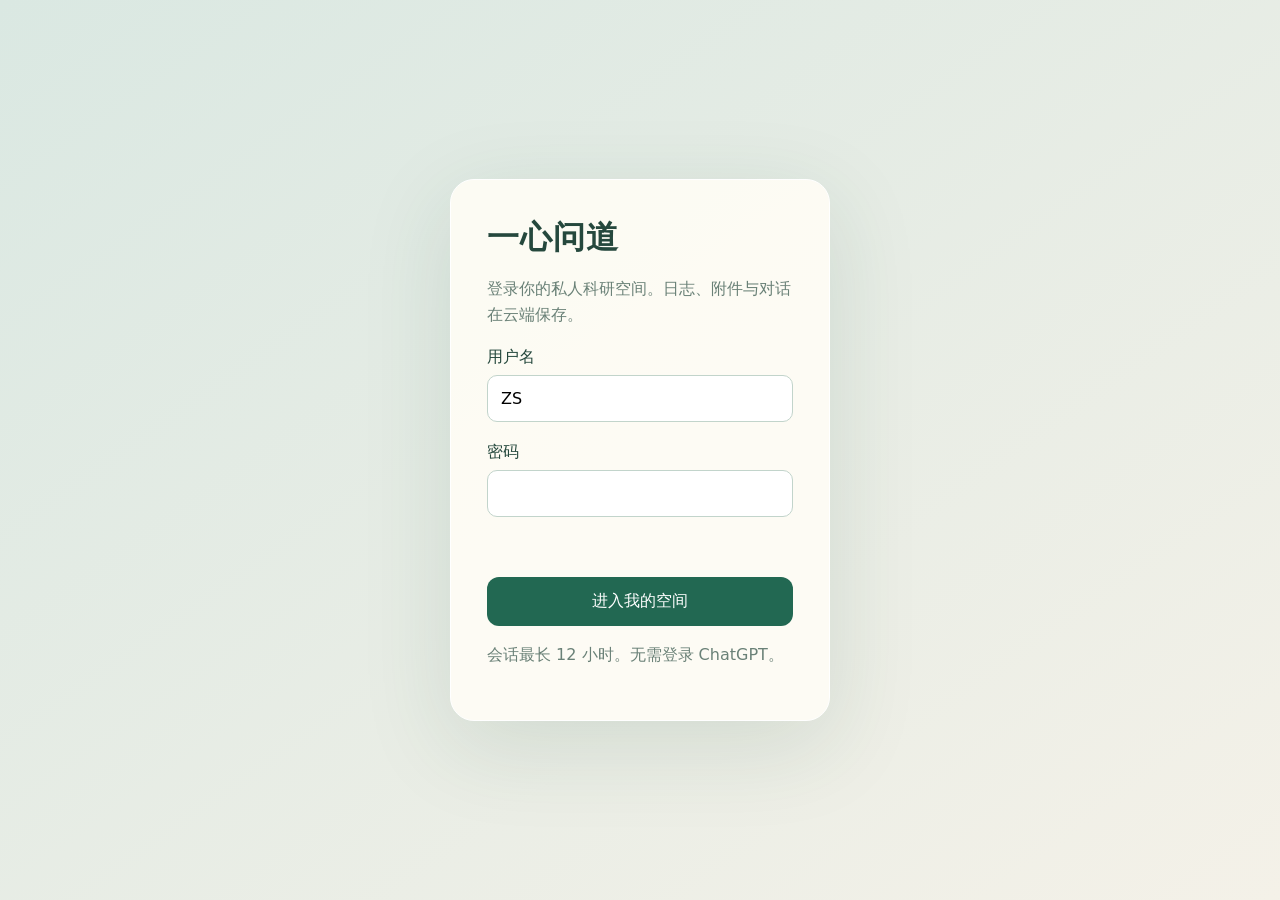
<file: index.html>
<!doctype html>
<html lang="zh-CN">
<head><link rel="stylesheet" href="./account.css"><script src="./backend-config.js" defer></script><script src="./account.js" defer></script><script src="./cloud.js" defer></script>
  <meta charset="UTF-8"><meta name="viewport" content="width=device-width,initial-scale=1">
  <meta name="description" content="一心问道：记录科研日志、代码、灵感与文件的个人知识库。">
  <meta name="theme-color" content="#176b55"><title>一心问道 · 我的知识库</title>
  <link rel="icon" href="data:image/svg+xml,%3Csvg xmlns='http://www.w3.org/2000/svg' viewBox='0 0 40 40'%3E%3Crect width='40' height='40' rx='11' fill='%23176b55'/%3E%3Cpath d='M10 20h20' stroke='white' stroke-width='3' stroke-linecap='round'/%3E%3C/svg%3E">
  <link rel="stylesheet" href="./style.css"><link rel="stylesheet" href="./assistant.css"><script src="./research-import.js" defer></script><script src="./web-sources.js" defer></script><script src="./assistant.js" defer></script><link rel="stylesheet" href="./literature.css"><script src="./literature.js" defer></script><script src="./app.js" defer></script><script src="./vendor/jszip.min.js" defer></script><script src="./media.js" defer></script>
  <link rel="stylesheet" href="./atmosphere.css"><script src="./atmosphere.js" defer></script><link rel="stylesheet" href="./video-background.css"><script src="./video-background.js" defer></script>
<meta name="robots" content="noindex,nofollow">
</head>
<body>
<div class="app">
  <aside class="sidebar" id="sidebar">
    <a class="brand" href="./"><span class="brand-mark" aria-hidden="true">一</span><strong>一心问道</strong></a>
    <div class="workspace"><span class="avatar">我</span><div><strong>我的空间</strong><small>给想法一个归处</small></div><span class="workspace-icon">⌄</span></div>
    <nav aria-label="知识库导航">
      <a class="nav-item" href="./chat.html" style="text-decoration:none"><span aria-hidden="true">🥟</span>和肉包聊聊<span class="ai-label">AI</span></a>
      <button class="nav-item assistant-entry" id="assistant-open"><span data-icon="spark"></span>科研助手<span class="ai-label">AI</span></button>
      <button class="nav-item" id="literature-open"><span data-icon="note"></span>文献与播报</button>
      <button class="nav-item active" data-nav="all"><span data-icon="grid"></span>全部内容<span class="count" id="all-count">0</span></button>
      <button class="nav-item" data-nav="starred"><span data-icon="star"></span>我的收藏<span class="count" id="star-count">0</span></button>
      <div class="nav-heading">我的分类<button class="icon-btn" id="add-folder" title="添加分类" aria-label="添加分类">+</button></div>
      <div id="folders"></div>
      <div class="nav-heading">文件类型</div>
      <button class="nav-item" data-nav="type:note"><span data-icon="note"></span>笔记与想法</button>
      <button class="nav-item" data-nav="type:code"><span data-icon="code"></span>代码片段</button>
      <button class="nav-item" data-nav="type:file"><span data-icon="file"></span>附件与媒体</button>
    </nav>
    <div class="sidebar-bottom">
      <button class="nav-item" id="backup"><span data-icon="download"></span>导出备份</button>
      <button class="nav-item" id="restore"><span data-icon="restore"></span>恢复备份</button>
      <div class="local-info"><span class="local-dot"></span><div><strong>私人云端资料库</strong><small id="storage-size">正在读取资料…</small></div><span data-icon="shield"></span></div>
    </div>
  </aside>
  <div class="main-shell">
    <header class="topbar"><button id="menu-toggle" class="icon-btn mobile-only" aria-label="打开侧栏"><span data-icon="menu"></span></button><div class="breadcrumb">我的空间 <span>/</span> <strong id="breadcrumb-title">全部内容</strong></div><div class="top-right"><span class="private-label"><span data-icon="lock"></span>仅本人可见</span><span class="avatar small">我</span></div></header>
    <section id="assistant-panel" class="assistant-panel" aria-label="科研助手" hidden>
      <div class="page-heading"><div><div class="eyebrow">RESEARCH COMPANION</div><h1>科研助手<span class="title-dot">.</span></h1><p>从过去的积累，找到现在值得做的一步。</p></div><div class="heading-actions"><button class="button secondary" id="ai-settings-open">模型连接</button><button class="button primary" id="ai-analyze-open"><span data-icon="spark"></span>更新 AI 分析</button></div></div>
      <div class="assistant-status"><span id="ai-connection-status">云端模型未连接</span><span id="ai-analysis-date"></span></div>
      <section class="research-brief"><div class="brief-kicker"><span data-icon="spark"></span><span id="ai-brief-label">历史日志分析</span></div><h2 id="ai-summary">正在读取你的研究记录…</h2><p id="ai-scope"></p><div id="ai-stale" class="assistant-notice" hidden></div></section>
      <div class="assistant-columns"><div><div class="section-heading"><h2>建议从这里开始</h2><span>优先级来自日志与当前目标</span></div><div id="ai-suggestions"></div><div class="section-heading"><h2>研究主线</h2><span>让分散的想法连起来</span></div><div id="ai-themes" class="theme-list"></div><div id="ai-questions"></div></div>
      <aside class="today-panel"><div class="section-heading"><h2>今日计划</h2><span id="ai-plan-count">0 项</span></div><p class="panel-caption">从建议中选出今天要推进的事。</p><div id="ai-plan"></div><button id="ai-plan-note" class="button secondary plan-export">保存计划为笔记</button><details class="plan-history"><summary>已完成 / 暂缓</summary><div id="ai-plan-history"></div></details><div class="assistant-how"><strong>每一步，都有来处</strong><p>建议附带原文依据。是否已完成、截止时间和实验结果，以你的最新记录为准。</p><button class="text-button" id="ai-show-library">回到知识库 →</button></div></aside></div>
    </section>
    <section id="literature-panel" class="literature-panel" aria-label="文献与播报" hidden></section>
    <main id="library-main">
      <div class="page-heading"><div><div class="eyebrow">YOUR PERSONAL LIBRARY</div><h1 id="view-title">全部内容<span class="title-dot">.</span></h1><p id="view-description">笔记、代码与灵感，都在这里慢慢生长。</p></div><div class="heading-actions"><button class="button secondary" id="upload"><span data-icon="upload"></span>导入文件</button><button class="button primary" id="new-note"><span data-icon="plus"></span>新建笔记</button></div></div>
      <section class="quick-capture" aria-label="快速记录"><div class="capture-symbol"><span data-icon="spark"></span></div><input id="quick-input" aria-label="快速记录一个想法" placeholder="此刻有什么想法？记下来…" maxlength="200"><span class="capture-hint">Enter 快速记录</span><button class="icon-btn" id="quick-add" aria-label="保存这个想法"><span data-icon="arrow"></span></button></section>
      <div class="library-toolbar"><div class="filters" role="group" aria-label="内容筛选"><button class="filter active" data-filter="all">全部<span id="filtered-total"></span></button><button class="filter" data-filter="note">笔记</button><button class="filter" data-filter="code">代码</button><button class="filter" data-filter="file">文件</button></div><div class="search-wrap"><span data-icon="search"></span><input id="search" type="search" placeholder="搜索标题、正文、标签" aria-label="搜索资料"><kbd>Ctrl K</kbd></div></div>
      <div class="list-toolbar"><span id="result-count" aria-live="polite">正在打开知识库…</span><div><select id="sort" aria-label="排序"><option value="updated">最近更新</option><option value="created">最近创建</option><option value="title">标题排序</option></select><div class="view-switch"><button class="icon-btn active" id="grid-view" aria-label="卡片视图" aria-pressed="true"><span data-icon="grid"></span></button><button class="icon-btn" id="list-view" aria-label="列表视图" aria-pressed="false"><span data-icon="list"></span></button></div></div></div>
      <section id="cards" class="cards" aria-label="资料列表"></section>
      <button class="button secondary" id="paste-media" type="button">从剪贴板粘贴</button><p class="panel-caption">打开笔记后粘贴会作为附件保存。浏览器若只收到文件路径，请拖入原文件。</p><button id="drop-zone" class="drop-zone"><span data-icon="upload"></span><strong>Ctrl+V 粘贴文件，也可以拖到这里</strong><span>截图、图片、视频、PPT / PPTX、PDF 等 · 自动生成预览 · 每个文件 ≤50 MB</span></button>
      <footer><span>每一个小想法，都值得被留下。</span><span>一心问道 <span class="version">MVP 0.5</span></span></footer>
    </main>
  </div>
</div>
<input type="file" id="file-input" multiple hidden><input type="file" id="backup-input" accept=".json,application/json" hidden>
<dialog id="editor" class="editor-dialog" aria-label="编辑资料">
  <div class="editor-top"><div class="editor-breadcrumb"><span data-icon="note"></span><span>我的知识库</span><span>/</span><span id="editor-kind-label">笔记</span></div><div><span id="save-status" role="status">已保存</span><button class="icon-btn" id="editor-star" aria-label="收藏资料"><span data-icon="star"></span></button><button class="icon-btn" id="editor-close" aria-label="关闭编辑器"><span data-icon="close"></span></button></div></div>
  <div class="editor-meta"><input id="note-title" aria-label="笔记标题" placeholder="无标题笔记" maxlength="180"><div class="metadata-row"><label>分类<select id="note-folder"></select></label><label>类型<select id="note-kind"><option value="note">笔记</option><option value="idea">想法</option><option value="code">代码</option><option value="file">文件</option></select></label><label class="tag-field">标签<input id="note-tags" placeholder="用逗号分隔，如 学习, 项目" maxlength="200"></label></div></div>
  <div id="file-preview" class="file-preview" hidden></div>
  <div class="editor-tools"><div><button data-format="heading" title="插入标题">H₂</button><button data-format="bold" title="加粗"><b>B</b></button><button data-format="highlight" title="高亮所选文字">高亮</button><button data-format="underline" title="给所选文字加下划线"><u>下划线</u></button><label title="选择文字颜色">字色 <input id="ink-color" type="color" value="#196853" aria-label="选择文字颜色"></label><button data-format="ink" title="将所选颜色应用到文字">着色</button><button data-format="list" title="插入列表">☷</button><button data-format="code" title="插入代码块"><span data-icon="code"></span></button><button id="attach" title="添加附件" aria-label="添加附件"><span data-icon="clip"></span></button></div><div class="editor-tabs"><button id="write-tab" class="active">直接编辑</button><button id="source-tab">源码</button><button id="preview-tab">预览</button></div></div>
  <div class="writing-area"><div id="rich-note" contenteditable="true" role="textbox" aria-label="笔记正文" aria-multiline="true"></div><textarea id="note-body" aria-label="Markdown 正文" spellcheck="false" placeholder="从一个想法开始…&#10;&#10;支持 Markdown 标题、列表、链接和代码块。"></textarea><article id="markdown-preview" class="markdown" hidden></article></div>
  <div id="attachments" class="attachments"></div>
  <div class="editor-footer"><span id="word-count">0 字</span><div><button class="text-button danger" id="delete-note">删除</button><button class="text-button" id="export-note">导出 Markdown</button><button class="button primary" id="done">完成</button></div></div>
</dialog>
<dialog id="small-dialog" class="small-dialog"><form method="dialog" id="small-form"><h2 id="small-title"></h2><p id="small-message"></p><input id="small-input" aria-label="分类名称" maxlength="40"><div class="dialog-actions"><button value="cancel" class="button secondary">取消</button><button id="small-confirm" value="ok" class="button primary">确定</button></div></form></dialog>
<dialog id="ai-settings" class="ai-dialog" aria-labelledby="ai-settings-title"><div class="ai-dialog-heading"><h2 id="ai-settings-title">连接云端 AI</h2><button class="icon-btn" data-ai-close="ai-settings" aria-label="关闭模型设置">×</button></div><p id="ai-managed-connection" class="assistant-notice" hidden><strong>DeepSeek V4.1 Flash 已连接</strong><br>科研助手、文献分析与肉包共用服务端保存的 API 密钥。刷新页面、重新登录或换设备后仍可使用，无需再次填写。只在点击分析时发送你选中的资料。</p><p id="ai-connection-help" class="panel-caption">只在点击分析后发送你选中的日志片段或文献文字。线上密钥经过加密，存于本浏览器的 HttpOnly 会话 Cookie，最长 8 小时；不会写入网页文件或备份。</p><div id="ai-server-help" class="assistant-notice" hidden>AI 服务暂不可用，请刷新或稍后重试；现有笔记与分析会保留。</div><form id="ai-settings-form"><label>接口地址<input id="ai-base-url" type="url" required value="https://api.openai.com/v1" autocomplete="off"></label><label>模型名称<input id="ai-model" required value="gpt-5-mini" maxlength="100" autocomplete="off"></label><label>API 密钥<input id="ai-key" type="password" required placeholder="仅用于你的加密会话，不写入网站文件" autocomplete="off" maxlength="1000"></label><p class="panel-caption">支持 Chat Completions 和 JSON 输出的兼容接口。更换服务商时，填写其官方接口地址与模型名称。</p><p id="ai-settings-message" class="ai-error" role="status"></p><div class="dialog-actions"><button class="text-button danger" id="ai-disconnect" type="button">清除连接</button><button class="button primary" id="ai-settings-save" type="submit">保存本次连接</button></div></form></dialog>
<dialog id="ai-review" class="ai-dialog review-dialog" aria-labelledby="ai-review-title"><div class="ai-dialog-heading"><h2 id="ai-review-title">这次想推进什么？</h2><button class="icon-btn" data-ai-close="ai-review" aria-label="关闭分析窗口">×</button></div><label class="ai-question-label">目标与时间<textarea id="ai-question" maxlength="1500" rows="3">结合最近的研究进展，帮我选出今天最值得推进的三件事，并给出具体的第一步。</textarea></label><div class="review-controls"><label>资料范围<select id="ai-range"><option value="30">最近 30 天</option><option value="90">最近 90 天</option><option value="all">全部历史</option></select></label><button class="button secondary" id="ai-retrieve">按问题挑选日志</button></div><div class="web-search-controls"><label><input type="checkbox" id="ai-web-search"> 联网检索公开文献</label><input id="ai-search-query" maxlength="200" placeholder="联网搜索词，例如 vision language action" aria-label="联网搜索词" hidden><p class="panel-caption">开启后仅向 Crossref 发送搜索词，检索题录与可用摘要；所选日志仅发送给模型。</p></div><p class="panel-caption" id="ai-review-info"></p><div id="ai-source-picker"></div><p class="panel-caption" id="ai-send-target"></p><button type="button" class="button secondary" id="ai-recheck" hidden>重新检查连接</button><details class="review-plan"><summary>同时发送的任务状态</summary><pre id="ai-plan-context"></pre></details><p id="ai-review-error" class="ai-error" role="status"></p><div class="dialog-actions"><span id="ai-run-status" role="status"></span><button class="button secondary" id="ai-cancel" hidden>停止等待</button><button class="button primary" id="ai-run">发送所选片段并分析</button></div></dialog>
<div id="toast" class="toast" role="status" hidden></div><div id="drag-overlay" hidden><span data-icon="upload"></span><h2>松开鼠标，收进知识库</h2></div>
</body></html>
</file>
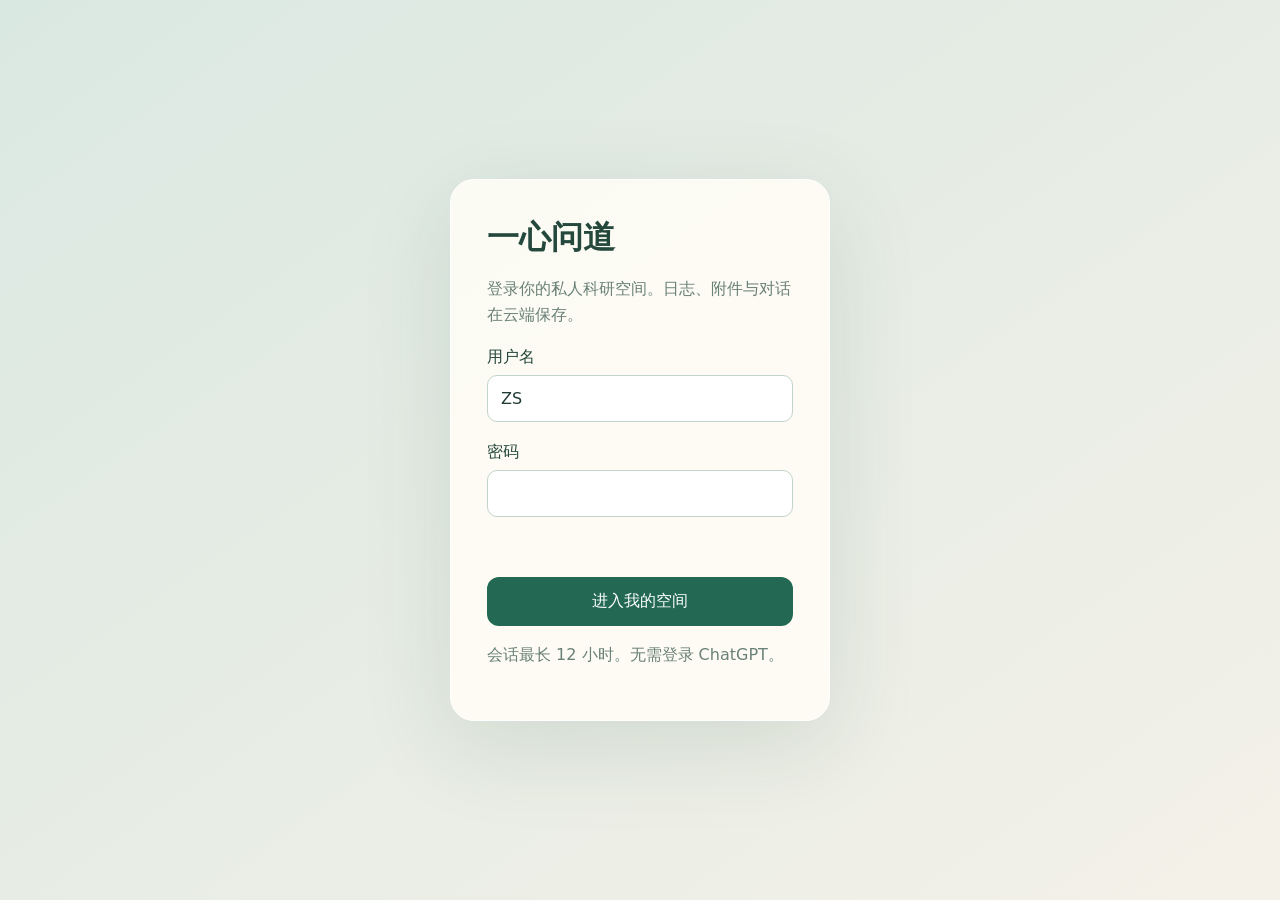
<file: chat.html>
<!doctype html>
<html lang="zh-CN"><head><link rel="stylesheet" href="./account.css"><script src="./backend-config.js" defer></script><script src="./account.js" defer></script><script src="./cloud.js" defer></script><meta charset="utf-8"><meta name="viewport" content="width=device-width,initial-scale=1"><meta name="robots" content="noindex,nofollow"><title>肉包 · 一心问道</title><link rel="stylesheet" href="./chat.css"><script src="./web-sources.js" defer></script><script src="./chat.js" defer></script><link rel="icon" href="data:image/svg+xml,%3Csvg xmlns='http://www.w3.org/2000/svg' viewBox='0 0 40 40'%3E%3Ctext y='32' font-size='32'%3E🥟%3C/text%3E%3C/svg%3E"><link rel="stylesheet" href="./video-background.css"><script src="./video-background.js" defer></script></head>
<body><div class="chat-app"><aside class="threads"><a class="back" href="./">← 一心问道</a><div class="brand"><span class="bun">🥟</span><div><strong class="assistant-name">肉包</strong><small>你的科研讨论伙伴</small></div></div><button id="new-thread" class="primary">＋ 新的讨论</button><div class="list-label">最近的讨论 · 云端保存</div><nav id="thread-list" aria-label="历史会话"></nav><button id="settings-open" class="settings-button">⚙ 称呼与长期偏好</button></aside>
<main><header><div><h1 id="thread-title">和肉包聊聊</h1><span id="connection">正在连接…</span></div><div class="header-actions"><button id="export-thread">导出</button><button id="delete-thread">删除会话</button></div></header><div id="messages" class="messages" aria-live="polite"><div class="welcome"><span class="big-bun">🥟</span><h2>把研究中的疑问，说给肉包听。</h2><p>拆解一个方法，推敲一次实验，或把尚未成形的想法聊清楚。</p><div class="starters"><button data-prompt="我想和你一起梳理研究方向。请先问我三个最关键的问题。">梳理研究方向</button><button data-prompt="帮我审视实验方案。你需要我提供哪些信息，才能判断基线、指标和消融是否充分？">推敲实验方案</button><button data-prompt="我正在读一篇论文，想请你帮助理解方法。我应该提供哪些段落或公式？">讨论论文方法</button></div></div></div><div class="compose"><p id="chat-status" role="status"></p><button id="retry" hidden>重试上一条问题</button><div class="web-search-controls"><label><input type="checkbox" id="chat-web-search"> 联网检索公开文献</label><input id="chat-search-query" maxlength="200" placeholder="搜索词（开启联网时填写）" aria-label="联网搜索词" hidden></div><form id="chat-form"><textarea id="question" rows="3" maxlength="12000" placeholder="肉包，我有一个科研问题…" aria-label="输入科研问题" required></textarea><div class="compose-bottom"><span>Enter 发送 · Shift + Enter 换行</span><button id="send" class="primary" type="submit">发送 ↑</button></div></form><p class="fine-print">会话与偏好云端保存，仅本人可见。每次携带最近 40 条、最多 6 万字上下文；不会自动读取科研日志。联网仅检索 Crossref 公开题录与摘要，搜索词会发送给检索服务；检索来源会随回答保存。</p></div></main></div>
<dialog id="settings"><form id="settings-form"><div class="dialog-title"><h2>让肉包更了解你</h2><button type="button" id="settings-close" aria-label="关闭设置">×</button></div><label>你想叫它什么<input id="assistant-name" maxlength="24" value="肉包" required></label><label>你的科研背景<textarea id="background" maxlength="3000" rows="4" placeholder="例如：研究方向、正在推进的课题、常用工具…"></textarea></label><label>长期回答偏好<textarea id="instructions" maxlength="3000" rows="3" placeholder="例如：先给直觉解释，再列公式；指出实验中可能遗漏的对照…"></textarea></label><label>回答深度<select id="detail"><option value="concise">简洁直接</option><option value="balanced">适中，按问题展开</option><option value="detailed">详细推导与解释</option></select></label><p>固定使用 DeepSeek V4.1 Flash，密钥由服务端安全保存。以上偏好会随问题发送给 DeepSeek。</p><p id="settings-status" role="status"></p><button class="primary" id="settings-save">保存到云端</button></form></dialog></body></html>
</file>
<file: account.css>
body:not(.account-ready)>:not(#account-gate):not(script){display:none!important}
#account-gate{position:fixed;inset:0;z-index:9999;display:grid;place-items:center;padding:24px;background:linear-gradient(145deg,#dae8e2,#f4f1e8);color:#25483d;font-family:system-ui,sans-serif}
#account-gate[hidden]{display:none}#account-gate form{width:min(380px,100%);padding:36px;background:#fffdf6e8;border:1px solid white;border-radius:24px;box-shadow:0 24px 90px #204d3820}
#account-gate h1{margin:0 0 10px;font-size:32px}#account-gate p{line-height:1.6;color:#6a8177}#account-gate label{display:block;margin:20px 0}#account-gate input{box-sizing:border-box;width:100%;padding:13px;border:1px solid #c2d4cb;border-radius:10px;margin-top:7px;font:inherit;background:white}#account-gate button{width:100%;padding:14px;border:0;border-radius:12px;background:#226852;color:white;font:inherit;cursor:pointer}#account-gate #account-error{color:#9d4e25;min-height:24px}#account-gate button:disabled{opacity:.6}
#cloud-bar{position:fixed;bottom:10px;left:50%;transform:translateX(-50%);z-index:90;display:flex;gap:12px;align-items:center;padding:8px 16px;max-width:90vw;border-radius:16px;background:#fffef5ed;border:1px solid #ceded5;box-shadow:0 3px 16px #21423318;font:12px system-ui;color:#345c4b}#cloud-bar button{font:inherit;cursor:pointer;background:none;border:0;color:inherit;white-space:nowrap}#cloud-status{max-width:62vw;overflow:hidden;text-overflow:ellipsis;white-space:nowrap}#cloud-bar[data-error=true]{color:#9d4e25}
#cloud-conflict{border:1px solid #c2d4cb;border-radius:18px;padding:28px;max-width:520px;color:#25483d}#cloud-conflict button{padding:10px;margin:6px;cursor:pointer}#cloud-conflict::backdrop{background:#1238;backdrop-filter:blur(6px)}
</file>
<file: style.css>
@charset "UTF-8";
:root{--green:#176b55;--green-dark:#105441;--green-soft:#e9f2ee;--ink:#25332e;--muted:#7b8581;--line:#e7ebe8;--bg:#fafbf9;--sidebar:#f3f5f2;--radius:12px;font-family:Inter,"Segoe UI","Microsoft YaHei",sans-serif;color:var(--ink);font-size:16px}*{box-sizing:border-box}body{margin:0;background:var(--bg)}button,input,select,textarea{font:inherit}button,a,input,select,textarea{-webkit-tap-highlight-color:transparent}button{cursor:pointer;color:inherit}button:disabled{cursor:wait;opacity:.55}button:focus-visible,a:focus-visible{outline:3px solid #91c8b5;outline-offset:3px}input:focus-visible,textarea:focus-visible,select:focus-visible{outline:2px solid #79b7a1;outline-offset:2px}button{border:0;background:none}svg{width:20px;height:20px;vertical-align:middle;flex-shrink:0;stroke-width:1.65}button span[data-icon],div>span[data-icon]{display:inline-flex;align-items:center}.app{display:flex;min-height:100vh}.sidebar{width:238px;background:var(--sidebar);border-right:1px solid var(--line);padding:35px 20px 0;position:fixed;inset:0 auto 0 0;display:flex;flex-direction:column;z-index:10;overflow:auto}.brand{display:flex;align-items:center;gap:12px;text-decoration:none;color:var(--ink);padding:0 12px}.brand-mark{width:39px;height:40px;border-radius:11px;background:var(--green);color:white;font-family:Georgia,serif;font-size:41px;line-height:46px;padding-left:10px;position:relative;overflow:hidden;font-weight:bold}.brand-mark span{position:absolute;font-size:14px;right:6px;top:4px;line-height:16px}.brand strong{font-size:23px;letter-spacing:2px}.brand strong>span{display:inline-block;font-size:10px;letter-spacing:1.5px;margin-left:8px;color:#83928a}.workspace{display:flex;align-items:center;gap:10px;margin:33px 0 23px;padding:13px 10px;background:#fff;border:1px solid var(--line);border-radius:10px}.avatar{height:34px;width:34px;background:#e0eade;border:1px solid #d3dfd1;color:#477442;border-radius:9px;display:flex;align-items:center;justify-content:center;font-size:14px;font-weight:600;flex-shrink:0}.workspace strong{font-size:14px;font-weight:600}.workspace small{display:block;font-size:12px;color:var(--muted);margin-top:3px}.workspace-icon{margin-left:auto;color:#95a098}.nav-item{display:flex;align-items:center;gap:11px;width:100%;padding:11px 13px;border-radius:7px;margin-bottom:4px;text-align:left;font-size:14px;color:#64716a;line-height:20px}.nav-item:hover{background:#e9ede7}.nav-item.active{background:#dfece4;color:var(--green);font-weight:600}.nav-item svg{width:18px;height:18px}.count{margin-left:auto;font-size:12px;color:#71917e}.nav-heading{color:#919a93;font-size:12px;letter-spacing:.8px;padding:25px 13px 10px;display:flex;align-items:center;justify-content:space-between;min-height:56px}.nav-heading .icon-btn{width:23px;height:23px;font-size:21px;margin:-5px 0}.folder-dot{width:7px;height:7px;border-radius:2px;background:#89a58d;flex-shrink:0;margin:0 6px}.nav-item:nth-child(2) .folder-dot{background:#899bc3}.nav-item:nth-child(3) .folder-dot{background:#c6a372}.sidebar-bottom{margin-top:auto;padding-top:32px}.local-info{padding:20px 5px 23px;border-top:1px solid #dfe5de;display:flex;align-items:center;gap:9px;margin-top:12px}.local-info strong{font-size:12px;font-weight:500}.local-info small{font-size:12px;color:#94a096;display:block;margin-top:5px}.local-info>span:last-child{margin-left:auto;color:#8a9d8e}.local-dot{width:6px;height:6px;border-radius:50%;background:#70a187}.main-shell{margin-left:238px;width:calc(100% - 238px)}.topbar{height:77px;border-bottom:1px solid var(--line);display:flex;align-items:center;justify-content:space-between;padding:0 45px;background:#fff}.breadcrumb{font-size:13px;color:#909992;display:flex;gap:14px}.breadcrumb strong{font-weight:500;color:#53615a}.breadcrumb>span{color:#c2cbc4}.top-right{display:flex;align-items:center;gap:22px}.private-label{font-size:12px;color:#929b95;display:flex;align-items:center;gap:6px}.private-label svg{width:14px;height:14px}.avatar.small{width:30px;height:30px;border-radius:50%;font-size:12px}main{max-width:1570px;margin:auto;padding:42px 45px 0}.page-heading{display:flex;align-items:center;justify-content:space-between;gap:20px}.eyebrow{font-size:10px;letter-spacing:2px;color:#93a098;font-weight:600;margin-bottom:11px}h1{font-size:30px;letter-spacing:1px;margin:0;font-weight:650}.title-dot{color:var(--green);margin-left:3px}.page-heading p{font-size:14px;color:#929a95;margin:12px 0 0}.heading-actions{display:flex;gap:10px;padding-top:15px}.button{display:inline-flex;align-items:center;justify-content:center;gap:7px;border-radius:7px;padding:11px 16px;font-size:14px;font-weight:500;white-space:nowrap;min-height:41px}.button svg{height:17px;width:17px}.primary{background:var(--green);color:#fff;box-shadow:0 2px 3px #145f4910}.primary:hover{background:var(--green-dark)}.secondary{border:1px solid #dce3de;background:white}.secondary:hover{background:#f3f7f4}.quick-capture{display:flex;align-items:center;gap:12px;border:1px solid #dce7df;background:linear-gradient(100deg,#f1f7f2,#f9fbf7);padding:15px 17px;border-radius:10px;margin-top:31px}.capture-symbol{width:33px;height:33px;border-radius:9px;background:#e5f0e4;color:#6c956f;display:flex;align-items:center;justify-content:center}.quick-capture input{border:0;background:none;flex:1;min-width:0;font-size:14px;color:var(--ink);padding:7px}.quick-capture input::placeholder{color:#7e9283}.capture-hint{font-size:12px;color:#a0aea1}.icon-btn{display:inline-flex;align-items:center;justify-content:center;width:32px;height:32px;border-radius:5px;color:#839087;flex-shrink:0}.icon-btn:hover{background:#e8eee8;color:var(--green)}.library-toolbar{display:flex;justify-content:space-between;align-items:center;gap:15px;margin-top:35px;border-bottom:1px solid var(--line);padding-bottom:13px}.filters{display:flex;align-items:center;gap:9px}.filter{font-size:14px;padding:7px 12px;border-radius:6px;color:#7f8983}.filter.active{background:#e8efea;color:var(--green);font-weight:600}.filter span{font-size:11px;margin-left:7px;border-radius:4px;background:#d9e6de;padding:1px 5px}.search-wrap{display:flex;align-items:center;gap:8px;color:#9aa49d}.search-wrap svg{width:17px;height:17px}.search-wrap input{background:none;border:0;padding:7px 0;width:175px;font-size:12px;color:#536158}.search-wrap input::placeholder{color:#97a199}kbd{border:1px solid #e0e5e0;background:white;border-radius:4px;padding:3px 5px;font-size:10px;color:#a1aaa2;white-space:nowrap}.list-toolbar{display:flex;justify-content:space-between;align-items:center;margin:19px 0;font-size:12px;color:#959f96}.list-toolbar>div{display:flex;align-items:center;gap:17px}.list-toolbar select{border:0;background:transparent;font-size:12px;color:#86928a;padding:6px}.view-switch{display:flex;border-left:1px solid var(--line);padding-left:12px;gap:2px}.view-switch .icon-btn{width:27px;height:27px}.view-switch svg{width:16px;height:16px}.view-switch .active{color:var(--green);background:#e7eee8}.cards{display:grid;grid-template-columns:repeat(3,minmax(0,1fr));gap:19px}.card{background:white;border:1px solid #e1e7e2;border-radius:10px;overflow:hidden;transition:transform .18s,box-shadow .18s;position:relative;min-width:0}.card:hover{transform:translateY(-3px);box-shadow:0 8px 24px #263b2910;border-color:#c7d7cb}.card-open{display:block;width:100%;text-align:left;padding:0}.card-cover{height:141px;padding:24px 23px 17px;overflow:hidden;position:relative;background:#f4f6f2}.card-cover.note{background:#eef3eb}.card-cover.idea{background:#f8f2e8}.card-cover.code{background:#edf0f5}.cover-label{font-size:10px;letter-spacing:1.3px;color:#95a590;display:flex;align-items:center;gap:7px;margin-bottom:12px}.cover-title{font-size:17px;font-weight:600;color:#5a715a;line-height:1.5}.cover-excerpt{font-size:12px;color:#8b9789;line-height:1.9;display:-webkit-box;-webkit-line-clamp:2;-webkit-box-orient:vertical;overflow:hidden;margin:7px 0 0}.code-preview{font:12px/1.9 Consolas,monospace;color:#61799c;white-space:pre;overflow:hidden;margin:0}.idea .cover-title{font-family:Georgia,"Microsoft YaHei",serif;font-size:19px;color:#927950}.idea .cover-excerpt{color:#a3957e}.idea .cover-label{color:#baa885}.card-info{padding:19px 20px 15px}.card-title{display:flex;align-items:center;gap:8px;font-weight:600;font-size:15px;padding-right:18px;white-space:nowrap;overflow:hidden;text-overflow:ellipsis;line-height:24px}.card-title>span:last-child{overflow:hidden;text-overflow:ellipsis}.card-title svg{width:17px;height:17px;color:#8a9c8c}.card-tags{display:flex;gap:6px;margin:13px 0 17px;min-height:21px;overflow:hidden}.tag{font-size:11px;padding:3px 7px;border-radius:4px;background:#f1f4ef;color:#8a9987;white-space:nowrap}.tag:nth-child(2){background:#f1f3f7;color:#8e9aaa}.card-bottom{display:flex;justify-content:space-between;gap:8px;align-items:center;font-size:11px;color:#a1aaa2}.card-bottom .file-kind{color:#8e9a91}.card-star{position:absolute;right:12px;top:155px;z-index:1;width:27px;height:27px;color:#bdc5bf;border-radius:5px}.card-star svg{width:15px;height:15px}.card-star.is-starred{color:#b79552}.card-star.is-starred svg{fill:#eddfbb}.card-star:hover{background:#f1f3ec}.file-art{display:flex;flex-direction:column;align-items:center;justify-content:center;height:100%;gap:9px;color:#829b9b}.file-art svg{width:35px;height:35px;stroke-width:1.2}.file-art span{font-size:11px;letter-spacing:2px}.card-cover img{width:calc(100% + 46px);height:141px;object-fit:cover;margin:-24px -23px}.cards.list{display:flex;flex-direction:column;gap:9px}.cards.list .card-open{display:flex;align-items:center}.cards.list .card-cover{width:120px;height:90px;flex-shrink:0;padding:10px}.cards.list .cover-excerpt,.cards.list .cover-label,.cards.list .cover-title{display:none}.cards.list .card-cover img{margin:-10px;width:120px;height:90px}.cards.list .card-info{display:grid;grid-template-columns:minmax(150px,1fr) minmax(100px,.7fr) minmax(150px,.7fr);gap:20px;align-items:center;width:100%;padding:15px 45px 15px 20px}.cards.list .card-tags{margin:0}.cards.list .card-star{top:31px}.drop-zone{border:1px dashed #d6e0d7;border-radius:10px;margin-top:26px;width:100%;display:flex;flex-direction:column;align-items:center;gap:9px;padding:24px;background:#f6f9f4;color:#91a18f}.drop-zone>span:first-child{margin-bottom:2px;color:#9aaa96}.drop-zone strong{font-size:13px;font-weight:500;color:#82967f}.drop-zone>span:last-child{font-size:11px;color:#a6b1a1}.drop-zone:hover{background:#edf4ea;border-color:#9fb899}footer{display:flex;justify-content:space-between;padding:27px 0 22px;color:#a9b2a8;font-size:11px}.version{font-size:10px;border:1px solid #e2e7df;border-radius:4px;padding:2px 5px;margin-left:7px}.empty{grid-column:1/-1;text-align:center;padding:65px 20px;color:#9aa69b;border:1px dashed var(--line);border-radius:10px}.empty h3{font-size:18px;color:#5e7466;font-weight:500}.empty p{font-size:14px}.mobile-only{display:none}[hidden]{display:none!important}dialog{border:1px solid var(--line);color:var(--ink);padding:0;box-shadow:0 30px 100px #152b2630}dialog::backdrop{background:#172d2850;backdrop-filter:blur(3px)}.editor-dialog{border-radius:14px;width:min(1040px,94vw);height:min(850px,92vh);max-height:94vh;overflow:hidden}.editor-dialog[open]{display:flex;flex-direction:column}.editor-top{display:flex;align-items:center;justify-content:space-between;padding:13px 23px;border-bottom:1px solid var(--line);flex-shrink:0}.editor-top>div{display:flex;align-items:center;gap:12px}.editor-breadcrumb{color:#8a988e;font-size:12px}.editor-breadcrumb svg{width:16px;height:16px}#save-status{color:#88a08c;font-size:12px}.editor-meta{padding:28px 35px 19px;flex-shrink:0}#note-title{width:100%;border:0;font-size:29px;font-weight:600;padding:3px 0;color:var(--ink);background:none}.metadata-row{display:flex;align-items:center;gap:22px;margin-top:18px;font-size:12px;color:#8c998e}.metadata-row label{display:flex;gap:8px;align-items:center}.metadata-row select,.metadata-row input{font-size:12px;background:#f4f7f3;border:0;border-radius:5px;padding:6px 8px;min-width:0;color:#66816f}.tag-field{flex:1}.tag-field input{flex:1;width:100%}.editor-tools{display:flex;align-items:center;justify-content:space-between;padding:7px 30px;background:#fafcf9;border-top:1px solid var(--line);border-bottom:1px solid var(--line);flex-shrink:0}.editor-tools>div{display:flex;gap:5px}.editor-tools button{font-size:14px;min-width:32px;height:29px;border-radius:4px;color:#789080}.editor-tools button:hover{background:#e8f0e8}.editor-tools .editor-tabs button{font-size:12px;padding:0 12px}.editor-tabs .active{background:#e6efe7;color:var(--green)}.writing-area{flex:1;min-height:100px;overflow:auto;display:flex}#note-body{resize:none;border:0;width:100%;padding:27px 36px;font:15px/1.95 Consolas,"Microsoft YaHei",monospace;color:#4f6356;outline:none;background:#fff}.markdown{padding:13px 36px 25px;width:100%;font-size:16px;line-height:1.85;overflow-wrap:anywhere;color:#4d6053}.markdown h1{font-size:27px}.markdown h2{font-size:23px;margin-top:26px}.markdown h3{font-size:19px}.markdown a{color:var(--green)}.markdown pre{overflow:auto;padding:18px;border-radius:8px;background:#eef2f3;color:#4d6580;font-size:13px;line-height:1.8}.markdown code{font-family:Consolas,monospace;background:#eef2ed;border-radius:3px;padding:2px 4px}.markdown pre code{background:none;padding:0}.markdown blockquote{border-left:3px solid #adcbb5;margin-left:0;padding:3px 18px;background:#f2f6ef;color:#7b8a76}.markdown li{margin:5px 0}.editor-footer{display:flex;align-items:center;justify-content:space-between;padding:13px 25px;border-top:1px solid var(--line);font-size:12px;color:#9aa599;flex-shrink:0}.editor-footer>div{display:flex;gap:12px;align-items:center}.text-button{font-size:12px;padding:8px;color:#7c8e7e}.danger{color:#b36e60}.attachments{padding:0 32px;max-height:90px;overflow:auto;font-size:12px}.attachment{display:flex;gap:10px;align-items:center;margin:7px 0;padding:8px 12px;background:#f1f5ef;border-radius:5px}.attachment a{color:var(--green);text-decoration:none;overflow-wrap:anywhere}.attachment button{margin-left:auto;color:#a58479}.file-preview{padding:15px 35px;background:#f5f7f3;max-height:270px;overflow:auto;flex-shrink:0}.file-preview img{display:block;max-height:230px;max-width:100%;margin:auto;object-fit:contain}.file-preview video{display:block;max-height:230px;width:100%;background:#192620}.file-preview audio{width:100%}.file-preview iframe{width:100%;height:240px;border:0;background:#fff}.file-preview .file-download{display:flex;align-items:center;gap:15px;padding:16px}.file-download>span svg{width:40px;height:40px;color:#93a78e}.file-download strong{font-size:15px;overflow-wrap:anywhere}.file-download p{font-size:12px;color:#8c998a}.file-download a{margin-left:auto;text-decoration:none}.small-dialog{width:420px;max-width:92vw;border-radius:12px;padding:28px}.small-dialog h2{font-size:20px;margin:0 0 15px}.small-dialog p{font-size:14px;line-height:1.8;color:#879388}.small-dialog input{width:100%;border:1px solid #dce5da;border-radius:6px;padding:11px}.dialog-actions{display:flex;justify-content:flex-end;gap:10px;margin-top:25px}.toast{position:fixed;bottom:30px;left:50%;transform:translateX(-50%);z-index:100;background:#234a3c;color:#fff;font-size:14px;padding:14px 24px;border-radius:8px;box-shadow:0 6px 25px #1b38202b;max-width:90vw}.is-starred{color:#ad8842!important}#drag-overlay{position:fixed;inset:12px;z-index:80;background:#eff8f0f2;border:2px dashed #619078;border-radius:18px;display:flex;flex-direction:column;align-items:center;justify-content:center;color:var(--green);pointer-events:none}#drag-overlay svg{width:55px;height:55px}body.dialog-open{overflow:hidden}
@media(min-width:1600px){.cards{grid-template-columns:repeat(4,minmax(0,1fr))}.card-cover{height:160px}.card-star{top:174px}.card-cover img{height:160px}}
@media(max-width:1200px){.sidebar{width:212px;padding-left:14px;padding-right:14px}.main-shell{margin-left:212px;width:calc(100% - 212px)}main{padding:32px 28px 0}.topbar{padding:0 28px}.cards{gap:14px;grid-template-columns:repeat(2,minmax(0,1fr))}.search-wrap kbd{display:none}.heading-actions{gap:7px}.button{padding:10px 13px}}
@media(max-width:800px){.sidebar{transform:translateX(-100%);transition:transform .2s;width:235px;box-shadow:15px 0 50px #1c38201c}.sidebar.open{transform:translateX(0)}.main-shell{margin:0;width:100%}.mobile-only{display:inline-flex}.topbar{height:62px;padding:0 20px;gap:12px}.breadcrumb{margin-right:auto}.private-label{display:none}main{padding:28px 22px 0}.page-heading{align-items:flex-start}.heading-actions{padding-top:25px}h1{font-size:27px}.page-heading p{font-size:12px}.eyebrow{font-size:9px}.quick-capture{margin-top:26px}.cards.list .card-info{grid-template-columns:1fr}.cards.list .card-tags,.cards.list .card-bottom{display:none}.metadata-row{flex-wrap:wrap;gap:10px}.metadata-row .tag-field{flex-basis:100%}}
@media(max-width:540px){main{padding:24px 17px 0}.page-heading{display:block}.heading-actions{padding-top:20px}.heading-actions .button{flex:1}.quick-capture{margin-top:20px;padding:10px;gap:6px}.capture-hint{display:none}.library-toolbar{flex-wrap:wrap;margin-top:25px;gap:14px}.filters{gap:6px}.search-wrap{width:100%;border:1px solid var(--line);border-radius:7px;padding:3px 10px;background:#fff}.search-wrap input{width:100%;font-size:13px}.cards{grid-template-columns:1fr}.card-cover{height:130px}.card-star{top:146px}.card-cover img{height:130px}.card-info{padding:16px 19px}.drop-zone{padding:22px 12px}.drop-zone>span:last-child{font-size:10px;text-align:center;line-height:1.7}footer>span:first-child{display:none}footer{justify-content:center}.editor-dialog{width:100vw;height:100dvh;max-height:100dvh;max-width:100vw;border-radius:0;border:0}.editor-top{padding:11px 14px}.editor-breadcrumb{gap:6px!important}.editor-breadcrumb>span:nth-last-child(-n+2){display:none}.editor-meta{padding:20px}#note-title{font-size:24px}.editor-tools{padding:7px 14px}#note-body{padding:20px;font-size:14px}.markdown{padding:10px 20px}.editor-footer{padding:12px 14px}.editor-footer>div{gap:3px}.file-preview{padding:10px 15px}.file-download{flex-wrap:wrap}.file-download a{margin-left:0!important}.editor-footer .button{font-size:12px;min-height:34px;padding:8px 13px}.card:hover{transform:none}.topbar{padding:0 15px}}
@media(prefers-reduced-motion:reduce){*{transition:none!important}}

/* 一心问道：保留原有数据库和页面路径，延续已有资料。 */
.brand{gap:10px;padding:0 8px}.brand-mark{font-family:inherit;font-size:23px;line-height:40px;text-align:center;padding:0;flex-shrink:0;font-weight:500}.brand strong{font-size:21px;letter-spacing:1px;white-space:nowrap}

.markdown img,.markdown video{display:block;max-width:100%;max-height:520px;margin:16px auto;border-radius:8px;object-fit:contain}.markdown audio{display:block;width:100%;margin:12px 0}.wikilink{color:var(--green);padding:0;text-decoration:underline;font:inherit}.missing-link{color:#a28166;text-decoration:underline dotted}.nav-item>span:not([data-icon]):not(.folder-dot):not(.count){overflow:hidden;text-overflow:ellipsis;white-space:nowrap}

.cover-title{display:-webkit-box;-webkit-line-clamp:2;-webkit-box-orient:vertical;overflow:hidden;overflow-wrap:anywhere}

.media-attachment{margin:16px 0;border:1px solid #cedfda;border-radius:14px;overflow:hidden;background:#f5faf8}.media-attachment>img,.media-attachment>video{display:block;max-width:100%;max-height:380px;margin:auto;object-fit:contain}.media-attachment>audio{width:100%}.media-attachment .file-download{display:flex;gap:12px;align-items:center;padding:12px;flex-wrap:wrap}.media-attachment .file-download>div{flex:1;min-width:140px;overflow-wrap:anywhere}.media-attachment .file-download p{font-size:13px;color:#59716c}.document-cover{min-height:150px;display:grid;place-content:center;justify-items:center;gap:10px;background:linear-gradient(120deg,#e2eaf5,#ebf5ed);color:#355d68}.document-cover svg{width:45px;height:45px;stroke-width:1.5}.document-cover span{font-size:13px}.media-kind{position:absolute;bottom:8px;left:8px;padding:4px 8px;background:#183b42d9;color:white;border-radius:5px;font-size:12px}.card-cover{position:relative}.media-attachment iframe{width:100%;height:420px;border:0}#attachments{display:block}#paste-media{margin-top:20px}
#attachments{max-height:38vh;flex-shrink:0;font-size:14px}#attachments:empty{display:none}.card-cover img.document-thumbnail{object-fit:contain;background:#edf4f3}.media-attachment .file-download strong{font-size:14px}@media(max-width:600px){#attachments{padding:0 14px;max-height:34vh}}

.editor-tools,.editor-tools>div{flex-wrap:wrap}.editor-tools input[type=color]{width:26px;height:24px;padding:1px;vertical-align:middle}.markdown mark{background:#ffe78b;color:#292311}

.writing-area.live-writing{display:grid;grid-template-columns:repeat(2,minmax(0,1fr));grid-template-rows:minmax(0,1fr);overflow:hidden}
.live-writing #note-body,.live-writing #markdown-preview{box-sizing:border-box;min-height:0;min-width:0;overflow:auto;padding:16px}
.live-writing #markdown-preview{border-left:1px solid #cbd9cf}
.live-writing #markdown-preview:before{content:"实时预览";display:block;color:#617769;font:600 12px/1.5 sans-serif;margin-bottom:8px}
@media(max-width:700px){.writing-area.live-writing{grid-template-columns:minmax(0,1fr);grid-template-rows:repeat(2,minmax(0,1fr))}.live-writing #markdown-preview{border-left:0;border-top:1px solid #cbd9cf}}

#rich-note{box-sizing:border-box;width:100%;overflow:auto;outline:none;padding:24px;white-space:pre-wrap;overflow-wrap:anywhere;font:16px/1.85 inherit;font-family:inherit;line-height:1.85}#rich-note mark{background:#ffe78b;color:inherit}#rich-note:empty:before{content:"从一个想法开始…";color:#78897f;pointer-events:none}

#rich-note,#rich-note *{caret-color:#203a36;cursor:url("./assets/nailong-cursor.svg") 1 1,text}
@media(forced-colors:active){#rich-note,#rich-note *{caret-color:CanvasText;cursor:text}}

#markdown-preview :is(p,li,blockquote,h1,h2,h3){white-space:pre-wrap;tab-size:4}#markdown-preview .note-line{margin:0;min-height:1lh}#rich-note{white-space:pre-wrap;tab-size:4}

.note-safety{position:fixed;bottom:8px;right:12px;z-index:500;display:flex;gap:6px}.note-safety button{background:#fff8e4;color:#24493f;border:1px solid #688477;border-radius:8px;padding:6px;font-size:12px}
</file>
<file: assistant.css>
.assistant-entry{margin-bottom:12px!important;color:var(--green)!important}.ai-label{margin-left:auto;font-size:10px;letter-spacing:.8px;padding:1px 5px;border:1px solid #c1d8ca;border-radius:4px}.assistant-panel{max-width:1570px;margin:auto;padding:42px 45px}.assistant-status{display:flex;align-items:center;justify-content:space-between;gap:12px;font-size:12px;color:#88978c;margin:24px 0 16px}.assistant-status>span:first-child{background:#edf3ed;border-radius:5px;padding:6px 9px;color:#607d6a}.research-brief{padding:25px 28px;border:1px solid #d7e5db;border-radius:12px;background:linear-gradient(110deg,#edf5ee,#f9fbf7)}.brief-kicker{display:flex;align-items:center;gap:8px;color:#5c886f;font-size:12px;letter-spacing:.3px}.brief-kicker svg{height:17px;width:17px}.research-brief h2{font-size:19px;font-weight:550;line-height:1.85;max-width:900px;margin:13px 0 8px}.research-brief>p{font-size:12px;color:#8a9a8c;line-height:1.7;margin-bottom:0}.assistant-notice{padding:12px 14px;border:1px solid #e7ddc8;background:#fbf7ed;border-radius:7px;font-size:13px;line-height:1.75;color:#927544;margin-top:14px}.assistant-columns{display:grid;grid-template-columns:minmax(0,1fr) 310px;gap:28px;margin-top:28px}.section-heading{display:flex;align-items:center;justify-content:space-between;gap:10px;margin-bottom:15px}.section-heading h2{font-size:17px;font-weight:600;margin:0}.section-heading>span{font-size:11px;color:#98a197}.suggestion{background:white;border:1px solid var(--line);border-radius:10px;padding:22px;margin-bottom:14px}.suggestion-top{display:flex;gap:12px;align-items:flex-start}.suggestion-index{font-family:Georgia,serif;font-size:24px;line-height:27px;color:#b8cabc}.suggestion h3{font-size:16px;line-height:1.65;font-weight:600;margin:0;flex:1}.priority{font-size:10px;color:#9c8051;white-space:nowrap;border:1px solid #e8dbc3;border-radius:4px;padding:3px 5px}.priority.medium{color:#6d8b7b;border-color:#d7e5dc}.priority.low{color:#8895a1;border-color:#dde3e9}.suggestion-reason{font-size:14px;line-height:1.85;color:#7f8d82;margin:13px 0}.next-action{padding:11px 13px;background:#f4f7f1;border-radius:6px;font-size:14px;line-height:1.8;color:#54735c}.next-action strong{display:block;font-size:11px;font-weight:500;color:#8ba087;margin-bottom:3px}.uncertainty{font-size:12px;line-height:1.7;color:#9c937e;margin:11px 0}.suggestion-actions{display:flex;gap:9px;align-items:center;justify-content:flex-end;margin-top:12px}.suggestion-actions .button{padding:7px 12px;font-size:12px;min-height:32px}.source-details{margin-top:12px;font-size:12px;color:#8b9b8d}.source-details summary{cursor:pointer;padding:5px 0;color:#79977f}.source-quote{padding:10px 13px;border-left:2px solid #c8dacc;background:#f8faf6;line-height:1.8;margin-top:8px;overflow-wrap:anywhere}.source-quote blockquote{margin:6px 0;color:#7d8b80}.source-link{font:inherit;color:#457c5a;text-decoration:underline;text-underline-offset:3px;padding:0}.source-quote .missing-link{font-size:11px}.today-panel{background:#f1f5ef;border:1px solid #e1e9dc;border-radius:10px;padding:22px;height:fit-content;position:sticky;top:20px}.panel-caption{font-size:13px;line-height:1.8;color:#8a978a;margin:8px 0 18px}.plan-empty{padding:30px 12px;text-align:center;color:#9aa892;font-size:13px;line-height:1.8;border:1px dashed #dbe4d4;border-radius:7px}.plan-item{border-bottom:1px solid #dfe7d9;padding:14px 0}.plan-item-header{display:flex;align-items:flex-start;gap:9px}.plan-item input{accent-color:var(--green);margin-top:5px;width:16px;height:16px;flex-shrink:0}.plan-item strong{font-size:14px;font-weight:500;line-height:1.8;overflow-wrap:anywhere}.plan-item p{font-size:12px;color:#8b9888;line-height:1.7;margin:6px 0 8px 25px}.plan-item .text-button{padding:3px 0;font-size:11px;margin-left:25px}.plan-export{margin-top:17px;width:100%;font-size:12px}.plan-history{margin-top:20px;font-size:12px;color:#8a9988}.plan-history summary{cursor:pointer}.plan-history .plan-item strong{font-size:12px}.assistant-how{border-top:1px solid #dce5d7;margin-top:24px;padding-top:21px}.assistant-how strong{font-size:13px;font-weight:500;color:#72896d}.assistant-how p{font-size:12px;line-height:1.9;color:#94a08e}.assistant-how .text-button{padding:0;color:#64865d}.theme-list{display:grid;grid-template-columns:1fr 1fr;gap:12px;margin-bottom:25px}.theme-card{background:white;border:1px solid var(--line);border-radius:9px;padding:18px}.theme-card h3{font-size:14px;line-height:1.7;margin:0 0 8px;font-weight:600}.theme-card p{font-size:13px;line-height:1.8;color:#889584;margin:0}.questions-card{padding:20px;border-radius:8px;background:#f5f4ed;color:#96866a}.questions-card h3{margin:0 0 10px;font-size:14px;font-weight:500}.questions-card li{font-size:13px;line-height:1.9;margin:6px 0}.questions-card ul{padding-left:19px;margin-bottom:0}.ai-dialog{width:510px;max-width:94vw;border-radius:13px;padding:27px;max-height:90vh;overflow:auto}.ai-dialog-heading{display:flex;align-items:center;justify-content:space-between;margin-bottom:10px}.ai-dialog-heading h2{font-size:21px;font-weight:600;margin:0}.ai-dialog label{display:flex;flex-direction:column;gap:8px;font-size:13px;color:#6b806f;margin:17px 0}.ai-dialog input,.ai-dialog textarea,.ai-dialog select{border:1px solid #dbe4da;border-radius:7px;background:#fcfdfb;padding:11px 12px;font-size:14px;color:#425f49;min-width:0}.ai-dialog textarea{resize:vertical;line-height:1.7}.ai-dialog .dialog-actions{align-items:center}.ai-error{font-size:13px;color:#b57361;line-height:1.8}.review-dialog{width:750px}.review-controls{display:flex;align-items:center;justify-content:space-between;gap:15px}.review-controls label{display:flex;flex-direction:row;align-items:center;margin:0}.review-controls select{font-size:12px;padding:7px}.review-controls .button{font-size:12px;min-height:34px;padding:7px 11px}#ai-source-picker{max-height:290px;overflow:auto;border:1px solid var(--line);border-radius:8px}.source-option{border-bottom:1px solid var(--line);padding:11px 14px}.source-option:last-child{border-bottom:0}.source-option-header{display:flex;align-items:center;justify-content:space-between;gap:10px}.source-option label{margin:0;display:flex;flex-direction:row;align-items:center;gap:10px;font-size:13px;min-width:0}.source-option label span{overflow:hidden;text-overflow:ellipsis;white-space:nowrap}.source-option input{accent-color:var(--green)}.source-option-header>span{font-size:11px;color:#a0ab9d;white-space:nowrap}.source-option details{font-size:11px;color:#98a393;margin:7px 0 0 24px}.source-option summary{cursor:pointer}.source-option pre,.review-plan pre{white-space:pre-wrap;overflow-wrap:anywhere;max-height:180px;overflow:auto;font:12px/1.8 'Microsoft YaHei',sans-serif;padding:10px;background:#f3f6f0;color:#7d8e7a}.review-plan{font-size:12px;color:#8b9a86}#ai-run-status{font-size:12px;color:#80977e;margin-right:auto}.ai-disabled-note{padding:25px;font-size:14px;line-height:1.8;color:#8b9989;background:#f1f5ed;border-radius:8px}.assistant-panel .section-heading:not(:first-child){margin-top:29px}
@media(max-width:1250px){.assistant-panel{padding:32px 28px}.assistant-columns{grid-template-columns:minmax(0,1fr) 270px;gap:20px}.today-panel{padding:17px}.suggestion{padding:18px}.section-heading>span{display:none}.research-brief h2{font-size:17px}}
@media(max-width:980px){.assistant-columns{grid-template-columns:1fr}.today-panel{position:static;order:-1}.theme-list{grid-template-columns:1fr 1fr}}
@media(max-width:540px){.assistant-panel{padding:24px 17px}.assistant-status{align-items:flex-start;flex-direction:column;font-size:11px}.research-brief{padding:20px}.research-brief h2{font-size:16px}.theme-list{grid-template-columns:1fr}.suggestion{padding:17px}.suggestion h3{font-size:15px}.suggestion-index{font-size:21px}.priority{font-size:9px}.ai-dialog{padding:20px}.review-controls{flex-wrap:wrap}.ai-dialog .dialog-actions{flex-wrap:wrap}.ai-dialog .dialog-actions .button{font-size:12px}#ai-run-status{flex-basis:100%}.assistant-columns{margin-top:22px}.today-panel{order:0}}

.web-search-controls{padding:12px 0;display:flex;flex-wrap:wrap;align-items:center;gap:10px}.web-search-controls label{display:flex;gap:8px;align-items:center;font-size:14px}.web-search-controls input[type=checkbox]{width:18px;height:18px;accent-color:#286559}.web-search-controls input:not([type=checkbox]){min-width:220px;flex:1;border:1px solid #b8d0c8;border-radius:8px;padding:10px;background:#fff}.web-search-controls p{flex-basis:100%;margin:0;font-size:13px}.web-sources{margin:12px 0;padding:12px 16px;border:1px solid #c3d9d4;background:#eaf4f0;border-radius:10px;font-size:14px;line-height:1.65;overflow-wrap:anywhere}.web-sources a{color:#205f71}.web-sources summary{cursor:pointer;font-weight:600}
</file>
<file: literature.css>
.literature-panel{max-width:1570px;margin:auto;padding:42px 45px;color:#354e40}.literature-panel p{line-height:1.8}.lit-tabs{display:flex;gap:25px;border-bottom:1px solid var(--line);margin:26px 0}.lit-tabs button{padding:12px 0;font-size:16px;color:#718377;border-bottom:2px solid transparent}.lit-tabs button.active{color:var(--green);border-color:var(--green);font-weight:600}.lit-toolbar,.lit-controls{display:flex;gap:12px;align-items:center;flex-wrap:wrap;margin-bottom:18px}.lit-toolbar input{flex:1;min-width:180px}.literature-panel input,.literature-panel select,.lit-dialog input,.lit-dialog select,.lit-dialog textarea{border:1px solid #cbd9ce;border-radius:7px;padding:10px 12px;font:inherit;color:#354e40;background:white;min-width:0}.lit-toolbar select,.lit-toolbar input,.lit-controls select{font-size:14px}.lit-count{margin-left:auto;font-size:14px;color:#6b7e70}.lit-paper{display:grid;grid-template-columns:24px minmax(0,1fr) auto;gap:13px;padding:22px 0;border-bottom:1px solid var(--line)}.lit-paper>input{width:17px;height:17px;margin-top:7px;accent-color:var(--green)}.lit-paper h3{font-size:18px;line-height:1.6;margin:0 0 8px;font-weight:550}.lit-paper h3 button{color:inherit;font:inherit;text-align:left;padding:0}.lit-meta{color:#6a7d6e;font-size:13px;line-height:1.7;overflow-wrap:anywhere}.lit-abstract{font-size:15px;color:#607366;line-height:1.85;margin:10px 0}.lit-paper-actions{display:flex;flex-direction:column;align-items:flex-end;gap:10px}.lit-paper-actions select{font-size:14px;padding:7px}.lit-tag{display:inline-block;border-radius:4px;background:#eef3ec;color:#53745a;padding:3px 7px;font-size:12px;margin:7px 5px 0 0}.lit-link{font-size:14px;color:var(--green);text-decoration:underline;text-underline-offset:3px;overflow-wrap:anywhere}.lit-empty{padding:48px 20px;text-align:center;background:#f4f7f1;border:1px dashed #cad7c8;border-radius:10px}.lit-empty h3{font-size:19px}.lit-empty p{font-size:15px;color:#70816f;max-width:500px;margin:10px auto}.lit-discover{padding:25px;background:#eff5ee;border:1px solid #dbe6d9;border-radius:10px}.lit-discover label{font-size:16px;display:block;margin-bottom:10px}.lit-discover .lit-controls{margin:0}.lit-discover input{flex:1;min-width:220px}.lit-caption{font-size:14px;color:#6d7d6e;line-height:1.8;margin:10px 0}.lit-error{color:#a34538;font-size:14px;line-height:1.8}.lit-status{font-size:14px;color:#54735b;line-height:1.8}.lit-dialog{width:790px;max-width:94vw;padding:28px;border-radius:12px;max-height:90vh;overflow:auto}.lit-dialog label{display:flex;flex-direction:column;gap:7px;font-size:14px;margin:13px 0;color:#526958}.lit-dialog textarea{resize:vertical;line-height:1.7;font-size:15px}.lit-form-grid{display:grid;grid-template-columns:1fr 1fr;gap:0 16px}.lit-dialog .dialog-actions{flex-wrap:wrap;gap:10px}.lit-import-line{display:flex;gap:10px;align-items:center}.lit-import-line input{flex:1}.lit-draft{background:#f1f6ee;border:1px solid #d7e2d1;padding:22px;border-radius:10px}.lit-draft h2{font-size:19px;margin:0 0 10px}.lit-draft textarea{width:100%;border:1px solid #cbd9ce;border-radius:7px;padding:12px;line-height:1.8;font:inherit;background:white;color:inherit;box-sizing:border-box}.lit-review-paper{padding:12px 14px;border:1px solid var(--line);border-radius:8px;margin:10px 0}.lit-review-paper h3{font-size:16px;margin:0 0 5px}.lit-review-paper summary{font-size:14px;color:#57715b;cursor:pointer}.lit-review-paper pre{white-space:pre-wrap;overflow-wrap:anywhere;max-height:230px;overflow:auto;font:14px/1.8 sans-serif}.lit-player{display:flex;align-items:center;gap:9px;flex-wrap:wrap;padding:16px;background:#e9f2e7;border-radius:8px;margin:18px 0}.lit-player select{font-size:14px;max-width:240px}.lit-player label{font-size:14px;display:flex;align-items:center;gap:6px}.lit-player .button{padding:8px 12px;font-size:14px}.lit-brief{margin:22px 0;padding:25px;border:1px solid var(--line);background:white;border-radius:10px}.lit-brief h2{font-size:21px;margin:0 0 8px}.lit-brief h3{font-size:18px;line-height:1.7;margin:23px 0 8px}.lit-brief p{font-size:16px;line-height:1.9}.lit-brief .source-details{font-size:14px}.lit-brief .source-quote{color:#546b59}.lit-brief .source-quote blockquote{color:#546b59}.lit-history{margin:20px 0}.lit-history button{display:block;text-align:left;width:100%;padding:14px 0;border-bottom:1px solid var(--line);font-size:14px;color:#52745b}.lit-review-list{max-height:320px;overflow:auto}.lit-footer-actions{display:flex;gap:12px;flex-wrap:wrap;margin-top:20px}.lit-working{opacity:.7}.literature-panel [hidden],.lit-dialog [hidden]{display:none!important}
@media(max-width:1100px){.literature-panel{padding:32px 28px}.lit-paper{grid-template-columns:24px minmax(0,1fr)}.lit-paper-actions{grid-column:2;flex-direction:row;align-items:center;flex-wrap:wrap}}
@media(max-width:540px){.literature-panel{padding:24px 17px}.lit-tabs{gap:20px}.lit-tabs button{font-size:15px}.lit-toolbar input{flex-basis:100%}.lit-dialog{padding:20px}.lit-form-grid{grid-template-columns:1fr}.lit-paper{padding:19px 0;gap:10px}.lit-paper h3{font-size:17px}.lit-discover{padding:18px}.lit-discover input{min-width:0;width:100%;flex-basis:100%}.lit-brief{padding:18px}.lit-player{padding:12px}.lit-player select{max-width:185px}.lit-import-line{flex-wrap:wrap}.lit-import-line input{width:100%;flex-basis:100%}.lit-count{margin-left:0}.lit-draft{padding:18px}}
</file>
<file: atmosphere.css>
:root{--green:#285e60;--green-dark:#1b494e;--green-soft:#e1eded;--ink:#243e43;--muted:#627b80;--line:rgba(255,255,255,.58);--glass-alpha:.82;--wallpaper-alpha:.82;--bg:#a8bbb9;--radius:16px;--shadow:0 12px 36px rgba(22,43,54,.09)}
body{background:#adbfbe;color:var(--ink);isolation:isolate}#wallpaper{position:fixed;inset:0;z-index:-3;pointer-events:none;background-image:linear-gradient(105deg,rgba(46,75,77,.16),rgba(202,214,215,.12)),url('./assets/wallpaper-preview.jpg');background-size:cover;background-position:center 40%;opacity:var(--wallpaper-alpha)}body::before{content:"";position:fixed;inset:0;z-index:-2;pointer-events:none;background:linear-gradient(105deg,rgba(210,228,222,.18),rgba(215,225,233,.08) 62%,rgba(228,212,225,.18))}#ambient-particles{position:fixed;inset:0;width:100%;height:100%;pointer-events:none;z-index:-1}
.app{padding:22px 24px 22px 0;gap:0}.sidebar{inset:22px auto 22px 22px;width:238px;padding:28px 18px 0;border:1px solid rgba(255,255,255,.56);border-radius:22px;background:rgba(238,246,243,.79);box-shadow:var(--shadow);backdrop-filter:blur(24px);-webkit-backdrop-filter:blur(24px)}.main-shell{margin-left:282px;width:calc(100% - 282px);border:1px solid rgba(255,255,255,.55);border-radius:22px;background:rgba(235,242,243,.32);box-shadow:var(--shadow);backdrop-filter:blur(8px);-webkit-backdrop-filter:blur(8px);overflow:clip}.topbar{height:69px;padding:0 34px;background:rgba(250,253,253,.67);border-bottom:1px solid rgba(255,255,255,.48)}.brand{padding:0 8px;gap:11px}.brand-mark{border-radius:12px;background:linear-gradient(145deg,#456f70,#1d414c);box-shadow:0 4px 14px #264c4826}.brand strong{font-size:21px;letter-spacing:2px;color:#23464b}.workspace{background:rgba(255,255,255,.56);border:1px solid rgba(255,255,255,.6);box-shadow:0 3px 12px #344f4804;margin:27px 0 22px}.avatar{background:rgba(219,234,226,.9);border-color:#c5dacf;color:#466a5c}.nav-item{color:#526e72;border-radius:10px;transition:background .2s,color .2s}.nav-item:hover{background:rgba(255,255,255,.46)}.nav-item.active{background:linear-gradient(100deg,rgba(193,216,209,.86),rgba(217,231,228,.55));color:#214f50;box-shadow:inset 0 0 0 1px #ffffff60}.nav-heading{color:#657e80}.count{color:#4f7471}.local-info{border-color:#ffffff80}.local-info small{color:#647e79}.local-info strong{color:#47665f}.sidebar-bottom{padding-top:24px}.breadcrumb{color:#6d8485}.breadcrumb strong{color:#355a60}.private-label{color:#607d7d}.top-right{gap:15px}.appearance-open{display:flex;align-items:center;gap:6px;border:1px solid rgba(173,198,198,.7);border-radius:20px;background:rgba(255,255,255,.5);padding:7px 12px;font-size:13px;color:#42666a}.appearance-open svg{width:16px;height:16px}
main{padding:30px 32px 0}.assistant-panel,.literature-panel{padding:30px 32px}.page-heading{padding:22px 24px;background:rgba(246,251,250,.76);border:1px solid #ffffff8c;border-radius:16px;box-shadow:0 5px 20px #27495005}.eyebrow{font-size:11px;letter-spacing:2.2px;color:#5f8589;margin-bottom:9px}.page-heading h1{font-size:29px;letter-spacing:1.5px;font-weight:650;color:#264b50}.page-heading p{color:#637c7d;font-size:14px;margin-top:10px}.heading-actions{padding-top:0}.button{border-radius:10px;transition:background .18s,box-shadow .18s,transform .18s}.button.primary{background:linear-gradient(130deg,#3b7472,#24545f);box-shadow:0 4px 10px #2755521a;color:#fff}.button.primary:hover{background:linear-gradient(130deg,#326866,#1b4450);box-shadow:0 6px 15px #254d4e22}.button.secondary{background:rgba(255,255,255,.72);border-color:rgba(180,204,203,.85);color:#34575d}.button.secondary:hover{background:#ffffffdf}.quick-capture{background:rgba(239,248,242,.82);border-color:#ffffff9e;border-radius:14px;margin-top:23px;padding:14px 16px}.capture-symbol{background:#d4e6e1;color:#557d76}.quick-capture input::placeholder{color:#587772}.capture-hint{color:#6a8981}.icon-btn{color:#56767a}.icon-btn:hover{background:#ddebeaab}.library-toolbar{margin-top:25px;padding:14px 16px;border:1px solid #ffffff80;background:rgba(246,251,249,.72);border-radius:12px}.filter{color:#587476}.filter.active{background:#d7e9e3;color:#305f59}.search-wrap{color:#557478}.search-wrap input{font-size:14px;color:#345b60}.search-wrap input::placeholder{color:#657f81}.list-toolbar{background:rgba(242,249,245,.62);padding:8px 12px;border-radius:9px;color:#496e6c;font-size:13px;margin:17px 0}.list-toolbar select{color:#496e6c;font-size:13px}.cards{gap:18px}.card{background:rgba(249,252,251,var(--glass-alpha));border:1px solid rgba(255,255,255,.72);border-radius:15px;box-shadow:0 5px 20px #233f450a}.card:hover{border-color:#ffffff;box-shadow:0 13px 28px #253e431c;transform:translateY(-4px)}.card-cover{background:rgba(225,238,236,.54)}.card-cover.note{background:rgba(208,225,216,.47)}.card-cover.idea{background:rgba(232,214,219,.46)}.card-cover.code{background:rgba(208,220,235,.47)}.cover-label{color:#69867e;font-size:11px}.cover-title{color:#345d57}.cover-excerpt{color:#638075;font-size:13px}.idea .cover-title{color:#785761}.idea .cover-excerpt{color:#816974}.idea .cover-label{color:#8c727b}.code-preview{color:#516783;font-size:13px}.card-info{background:rgba(252,255,253,.26)}.card-title{color:#2d5254}.card-bottom,.card-bottom .file-kind{color:#66827c;font-size:12px}.tag{font-size:12px;background:#e1ece5;color:#537161}.tag:nth-child(2){background:#e4eaf2;color:#5c7086}.card-star{color:#8aa3a0}.drop-zone{background:rgba(242,249,242,.74);border-color:#9dbdb19c;border-radius:14px}.drop-zone strong{font-size:14px;color:#517c6b}.drop-zone>span:last-child{font-size:12px;color:#647f77}.drop-zone:hover{background:rgba(245,251,244,.88)}footer{color:#476a67}.version{border-color:#86aaa66b}.empty{background:rgba(244,250,247,.82);border-color:#ffffff9e;color:#617b76}
.assistant-status{color:#476970;font-size:13px}.assistant-status>span:first-child{background:rgba(239,248,243,.82);color:#426d60;border:1px solid #ffffffa6}.research-brief{background:linear-gradient(120deg,rgba(226,241,232,.91),rgba(238,245,250,.84));border-color:#ffffffb0;border-radius:16px}.research-brief h2{color:#345751}.research-brief>p{font-size:13px;color:#5e7c73}.brief-kicker{color:#527972;font-size:13px}.section-heading h2{color:#2c5556}.section-heading>span{color:#547471;font-size:12px}.suggestion,.theme-card{background:rgba(249,253,251,var(--glass-alpha));border-color:#ffffffa8;border-radius:14px;box-shadow:0 5px 20px #29434706}.suggestion h3,.theme-card h3{color:#2d5152}.suggestion-reason{color:#54716b}.suggestion-index{color:#71968f}.next-action{background:rgba(218,233,225,.65);color:#3c6253}.next-action strong{font-size:12px;color:#617c6d}.priority{font-size:12px;background:#f6f0e7;color:#866941}.uncertainty{color:#82734d;font-size:13px}.source-details{font-size:13px;color:#5d7b6e}.source-details summary{color:#477564}.source-quote{background:rgba(232,242,234,.75);border-color:#98bca8}.source-quote blockquote{color:#546f60}.today-panel{background:rgba(231,242,231,.86);border-color:#ffffffe0;border-radius:16px;box-shadow:0 8px 24px #29473d08}.panel-caption{color:#637c6b;font-size:14px}.plan-item p,.plan-history,.assistant-how p{color:#5e7b68}.plan-empty{color:#698370}.theme-card p{color:#57746a;font-size:14px}.questions-card{background:rgba(248,241,223,.91);color:#7e6b42}.questions-card li{font-size:14px}.ai-disabled-note{background:rgba(239,248,239,.82);color:#5f7c68}
.lit-tabs{background:rgba(241,249,246,.65);border:1px solid #ffffff80;border-radius:12px;padding:0 20px;gap:28px;margin:22px 0}.lit-tabs button{color:#5c7a76}.lit-tabs button.active{color:#285f59;border-color:#407b70}.lit-toolbar{background:rgba(242,249,245,.7);border-radius:11px;padding:12px;margin-bottom:12px}.lit-toolbar input,.lit-toolbar select,.lit-controls input,.lit-controls select{background:rgba(255,255,255,.76);border-color:#afc9c4b0}.lit-paper{background:rgba(249,253,251,var(--glass-alpha));border:1px solid #ffffffa8;border-radius:14px;padding:22px 19px;margin-bottom:13px;box-shadow:0 6px 18px #28464b05}.lit-paper h3{color:#2c5559}.lit-meta{color:#5c7c78}.lit-abstract{color:#506f6a}.lit-tag{background:#deece4;color:#4e7463}.lit-count{color:#4b756c}.lit-caption{color:#527769}.lit-discover,.lit-draft{background:rgba(230,243,234,.89);border-color:#ffffffc9;border-radius:15px}.lit-discover{padding:24px}.lit-empty{background:rgba(239,248,242,.85);border-color:#a3c3b5}.lit-brief{background:rgba(251,254,252,var(--glass-alpha));border-color:#ffffffc7;border-radius:16px}.lit-player{background:rgba(223,240,230,.9);border:1px solid #ffffffb3;border-radius:12px}.lit-history{background:rgba(239,248,243,.78);border-radius:11px;padding:14px 18px;color:#476b5d}.lit-error{color:#994638}.lit-paper-actions select{background:#f5fbf8d9;border-color:#b5cfc2}.lit-paper-actions .text-button{font-size:13px}.lit-link{color:#30685d}.lit-brief .source-quote{background:#eaf3ebe0}
dialog{background:rgba(250,253,251,.97);border:1px solid #ffffffb0;box-shadow:0 24px 100px #16353945}dialog::backdrop{background:#16373c66;backdrop-filter:blur(8px)}.editor-dialog,.ai-dialog,.lit-dialog{border-radius:20px}.editor-top,.editor-tools{background:#ebf3ed}.editor-meta{background:#f7fbf8}.editor-footer{background:#f3f8f4}#note-body{background:#fbfdfb;color:#355449}.text-button{color:#52756a}.text-button.danger,.danger{color:#a45952}.toast{background:rgba(32,68,64,.94);border:1px solid #ffffff36;backdrop-filter:blur(12px);border-radius:12px}
.appearance-dialog{width:420px;max-width:92vw;padding:25px;border-radius:20px}.appearance-dialog h2{font-size:21px;margin:0}.appearance-row{padding:20px 0;border-bottom:1px solid #d9e7df}.appearance-row label{display:flex;align-items:center;justify-content:space-between;gap:15px;font-size:15px;color:#355e53}.appearance-row input[type=range]{width:100%;margin:18px 0 0;accent-color:#3a7770}.appearance-row input[type=checkbox]{width:20px;height:20px;accent-color:#3a7770}.appearance-row p,.appearance-source{font-size:13px;color:#688078;line-height:1.8}.appearance-source a{color:#49766d}.appearance-close{margin-top:20px;width:100%}.appearance-open:focus-visible{outline:3px solid #537f8b}.button:disabled{cursor:not-allowed}
@media(min-width:1600px){.app{padding-right:30px}.sidebar{left:28px}.main-shell{margin-left:292px;width:calc(100% - 292px)}}
@media(max-width:1200px){.sidebar{width:210px;left:16px;inset-block:16px;padding:24px 13px 0}.app{padding:16px 16px 16px 0}.main-shell{margin-left:242px;width:calc(100% - 242px)}main,.assistant-panel,.literature-panel{padding-left:24px;padding-right:24px}.topbar{padding:0 24px}.page-heading{padding:22px 20px}.top-right{gap:10px}.private-label{display:none}}
@media(max-width:800px){.app{padding:12px}.sidebar{inset:0 auto 0 0;width:238px;border-radius:0 20px 20px 0;background:rgba(239,248,242,.96);box-shadow:12px 0 40px #18383326;z-index:20}.main-shell{margin:0;width:100%;border-radius:18px;backdrop-filter:blur(5px)}.topbar{height:60px;padding:0 17px}.page-heading{padding:20px}.heading-actions{padding-top:10px}.appearance-open{padding:7px 9px}.appearance-open>span{display:none}.breadcrumb{gap:8px;font-size:12px}.top-right{gap:10px}.top-right .avatar{display:none}.assistant-panel,.literature-panel,main{padding-left:18px;padding-right:18px}.lit-paper{padding:19px 15px}.lit-paper-actions{grid-column:2}.lit-tabs{gap:20px;padding:0 15px}.lit-tabs button{font-size:14px}.assistant-columns{gap:20px}}
@media(max-width:540px){.app{padding:9px}.main-shell{border-radius:16px}.sidebar .brand strong{font-size:21px}.topbar{padding:0 12px}.assistant-panel,.literature-panel,main{padding:18px 12px 0}.page-heading{padding:20px 17px}.page-heading h1{font-size:26px}.page-heading p{font-size:13px;line-height:1.8}.eyebrow{font-size:10px}.heading-actions{padding-top:18px;gap:8px}.heading-actions .button{font-size:13px;padding:10px 11px}.library-toolbar{padding:12px;gap:12px}.search-wrap{background:#ffffffb5;border-color:#bfd2c98a}.search-wrap input{font-size:14px}.list-toolbar{font-size:12px;gap:8px;padding:8px}.list-toolbar>div{gap:8px}.card-cover{height:145px}.card-cover img{height:145px}.card-star{top:159px}.card:hover{transform:none}.drop-zone{padding:22px 12px}.drop-zone strong{font-size:13px}.lit-tabs{padding:0 12px;gap:17px}.lit-toolbar{gap:10px;padding:10px}.lit-toolbar .button{font-size:13px}.lit-count{font-size:13px}.lit-draft,.lit-discover{padding:18px}.lit-brief{padding:18px 15px}.lit-player{padding:12px;gap:8px}.lit-brief h3{font-size:17px;overflow-wrap:anywhere}.assistant-status{gap:8px}.assistant-panel .page-heading{margin-bottom:15px}.suggestion{padding:17px 14px}.suggestion-actions{flex-wrap:wrap}.priority{font-size:11px}.theme-card{padding:17px}.editor-dialog{border-radius:0}.editor-dialog[open]{background:#fafcf9}.appearance-dialog{padding:23px}.literature-panel{padding-bottom:22px}}
@media(prefers-reduced-motion:reduce){.card,.button,.nav-item{transition:none}.card:hover{transform:none}}
@supports not (backdrop-filter:blur(8px)){.sidebar{background:#eff7f1f2}.main-shell{background:#eaf2eef0}.card,.suggestion,.lit-brief{background:#f7fbf8f5}}

#ambient-particles{z-index:12;opacity:.8}#electric-pets{position:fixed;inset:0;z-index:35;pointer-events:none;overflow:hidden}#electric-pets[hidden]{display:none}.electric-pet{position:absolute;bottom:-25px;width:120px;height:120px;animation:pet-wander 13s ease-in-out infinite alternate;filter:drop-shadow(0 6px 4px #23586e26)}.electric-pet img{width:100%;height:100%;object-fit:contain;image-rendering:pixelated;animation:pet-hop 2.8s ease-in-out infinite;transform-origin:50% 90%}.pet-0{left:2%}.pet-1{left:22%;animation-delay:-4s}.pet-2{left:46%;animation-delay:-9s}.pet-3{left:68%;animation-delay:-6s}.pet-4{left:85%;animation-delay:-12s}.pet-1 img{animation-delay:-.8s}.pet-2 img{animation-delay:-1.8s}.pet-3 img{animation-delay:-2.3s}.pet-4 img{animation-delay:-.4s}#electric-pets.paused .electric-pet,#electric-pets.paused img{animation-play-state:paused}@keyframes pet-wander{0%{transform:translateX(-20px)}100%{transform:translateX(35px)}}@keyframes pet-hop{0%,30%,100%{transform:translateY(0) rotate(-4deg)}46%{transform:translateY(-55px) rotate(5deg)}60%{transform:translateY(0) scale(1.06,.94)}76%{transform:translateY(-24px) rotate(-3deg)}88%{transform:translateY(0)}}@media(max-width:600px){.electric-pet{width:95px;height:95px;bottom:-20px}.pet-1,.pet-3{display:none}.pet-2{left:36%}.pet-4{left:69%}}
</file>
<file: video-background.css>
body.has-video-wallpaper{isolation:isolate;background:#192a36}
body.has-video-wallpaper #wallpaper{position:fixed;inset:0;z-index:-3;pointer-events:none;background-image:url('./assets/night-poster.jpg');background-size:cover;background-position:center;opacity:var(--wallpaper-alpha,.82);overflow:hidden}
#wallpaper-video{position:absolute;inset:0;width:100%;height:100%;object-fit:cover;object-position:center;pointer-events:none}
body.has-video-wallpaper .chat-app{position:relative}
#wallpaper-play-toggle{font-size:13px}
@media(max-width:600px){#wallpaper-play-toggle{padding:7px;font-size:12px}}
</file>
<file: chat.css>
:root{font-family:Inter,"Microsoft YaHei",system-ui,sans-serif;color:#213b37;background:#edf2f1;font-size:16px}*{box-sizing:border-box}body{margin:0;background:linear-gradient(110deg,#e5eeedeb,#edf0f5c9),url('./assets/wallpaper-preview.jpg') center/cover fixed}button,input,textarea,select{font:inherit}button,a,input,textarea,select{-webkit-tap-highlight-color:transparent}button{cursor:pointer;border:1px solid #c5d6d1;background:#ffffff99;color:#29483e;border-radius:12px;padding:10px 16px}button:hover{background:#e5f0eb}button:disabled{opacity:.55;cursor:wait}button:focus-visible,a:focus-visible{outline:3px solid #2d806c;outline-offset:3px}.primary{background:#236953;color:white;border-color:#236953}.primary:hover{background:#1c5946}.chat-app{display:grid;grid-template-columns:260px minmax(0,1fr);height:100dvh;max-width:1600px;margin:auto;padding:18px;gap:18px}.threads,main{border:1px solid #ffffffc9;border-radius:24px;background:#f9fcfbbd;backdrop-filter:blur(22px);box-shadow:0 14px 60px #1d483811}.threads{display:flex;flex-direction:column;padding:24px 18px;min-height:0}.back{font-size:14px;text-decoration:none;color:#527168}.brand{display:flex;gap:13px;align-items:center;margin:28px 0}.bun{font-size:35px}.brand strong{display:block;font-size:24px}.brand small{display:block;font-size:13px;margin-top:5px;color:#70837d}.list-label{font-size:13px;color:#71877f;margin:26px 0 12px}#thread-list{flex:1;overflow:auto;min-height:50px}#thread-list button{display:block;width:100%;text-align:left;background:none;border-color:transparent;margin-bottom:6px;overflow:hidden;white-space:nowrap;text-overflow:ellipsis;font-size:14px}#thread-list button.active{background:#dfece5;border-color:#cbded1}.settings-button{margin-top:14px}main{display:flex;flex-direction:column;min-width:0;overflow:hidden}header{display:flex;justify-content:space-between;gap:12px;padding:24px 30px;border-bottom:1px solid #d6e2dd}h1{font-size:20px;margin:0 0 7px;overflow-wrap:anywhere}#connection{font-size:13px;color:#668176}.header-actions{display:flex;gap:8px;align-items:center}.header-actions button{font-size:13px;padding:8px 12px}.messages{flex:1;overflow-y:auto;padding:30px max(24px,calc((100% - 820px)/2));scroll-behavior:smooth}.welcome{text-align:center;margin:6vh auto 30px;max-width:620px}.big-bun{display:inline-block;font-size:62px;background:#ffffffa1;border-radius:28px;padding:12px}.welcome h2{font-size:26px;font-weight:600;line-height:1.6}.welcome p{color:#6a7f77;line-height:1.8}.starters{display:flex;justify-content:center;flex-wrap:wrap;gap:10px;margin-top:28px}.starters button{font-size:14px}.message{margin-bottom:24px;line-height:1.85;overflow-wrap:anywhere}.message .who{font-weight:600;font-size:13px;color:#688177;margin-bottom:8px}.message .content{white-space:pre-wrap}.message.user{margin-left:12%;padding:16px 20px;background:#dcece6c9;border-radius:18px 18px 4px 18px}.message.assistant{background:#ffffff85;border:1px solid #fff;border-radius:4px 18px 18px;padding:20px 24px}.message pre{white-space:pre-wrap;background:#213932;color:#eff7f1;padding:16px;border-radius:12px;overflow:auto;font-size:14px}.message code{font-family:Consolas,monospace}.message .note{font-size:13px;color:#88703f}.compose{padding:0 28px 18px;width:100%;max-width:920px;margin:0 auto}#chat-status{font-size:14px;color:#826334;min-height:20px;margin:8px 0}#retry{margin-bottom:10px}#chat-form{border:1px solid #bdcfc6;border-radius:18px;padding:12px;background:#fffffff2;box-shadow:0 8px 24px #284d3810}textarea,input,select{width:100%;border:1px solid #bdcfc6;border-radius:10px;background:#ffffffc9;padding:12px;color:#213b37}textarea{resize:vertical;line-height:1.6}#question{border:0;background:transparent;outline:0;min-height:70px;max-height:240px}.compose-bottom{display:flex;justify-content:space-between;align-items:center;gap:12px}.compose-bottom span{font-size:12px;color:#7a8d84}.fine-print{font-size:12px;line-height:1.7;color:#6a7d75;margin:10px 4px 0}dialog{width:min(560px,94vw);border:1px solid white;border-radius:22px;padding:28px;background:#f6faf8;color:#213b37;max-height:90dvh}dialog::backdrop{background:#123b354d;backdrop-filter:blur(5px)}.dialog-title{display:flex;justify-content:space-between;align-items:center}.dialog-title h2{font-size:21px}dialog label{display:block;margin:16px 0;font-size:14px}dialog label input,dialog label textarea,dialog label select{margin-top:8px}dialog p{font-size:13px;line-height:1.7;color:#718479}[hidden]{display:none!important}@media(max-width:760px){.chat-app{grid-template-columns:1fr;padding:8px;gap:8px;grid-template-rows:auto minmax(0,1fr)}.threads{padding:12px;display:grid;grid-template-columns:1fr auto;gap:8px;border-radius:18px}.brand,.list-label{display:none}.back{align-self:center}#thread-list{grid-column:1/-1;display:flex;max-height:45px;min-height:0}#thread-list button{width:auto;max-width:180px;flex-shrink:0;margin:0 5px 0 0}.settings-button{margin:0;grid-column:1/-1;padding:6px;font-size:13px}.threads>.primary{padding:8px 12px;font-size:14px}header{padding:14px;align-items:center}h1{font-size:16px}#connection{font-size:12px}.header-actions{gap:4px}.header-actions button{padding:7px;font-size:12px}.messages{padding:18px 14px}.welcome{margin:1vh auto}.welcome h2{font-size:20px}.big-bun{font-size:38px}.welcome p{font-size:14px}.compose{padding:0 12px 12px}.message.assistant{padding:16px}.compose-bottom span{display:none}.compose-bottom{justify-content:flex-end}.fine-print{font-size:12px}.starters{margin-top:12px}}

.web-search-controls{padding:12px 0;display:flex;flex-wrap:wrap;align-items:center;gap:10px}.web-search-controls label{display:flex;gap:8px;align-items:center;font-size:14px}.web-search-controls input[type=checkbox]{width:18px;height:18px;accent-color:#286559}.web-search-controls input:not([type=checkbox]){min-width:220px;flex:1;border:1px solid #b8d0c8;border-radius:8px;padding:10px;background:#fff}.web-search-controls p{flex-basis:100%;margin:0;font-size:13px}.web-sources{margin:12px 0;padding:12px 16px;border:1px solid #c3d9d4;background:#eaf4f0;border-radius:10px;font-size:14px;line-height:1.65;overflow-wrap:anywhere}.web-sources a{color:#205f71}.web-sources summary{cursor:pointer;font-weight:600}
</file>
